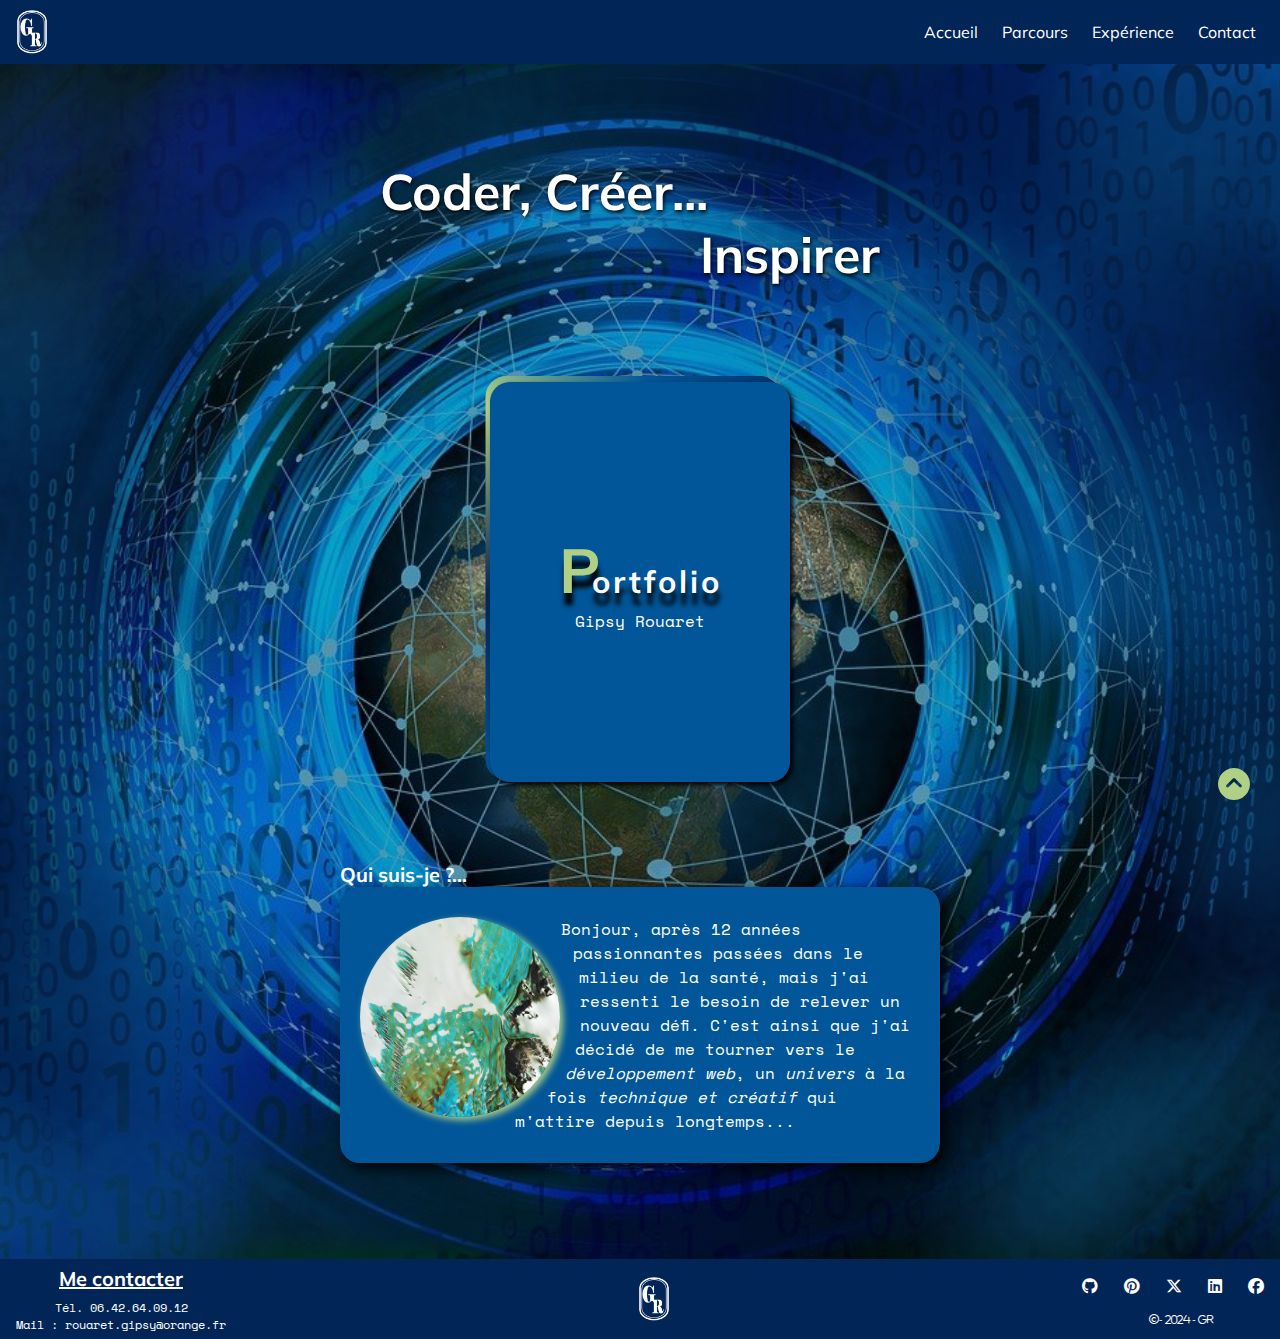
<file: index.html>
<!DOCTYPE html>
<html lang="fr">
<head>
    <meta charset="UTF-8">
    <meta name="viewport" content="width=device-width, initial-scale=1.0">
    <link rel="stylesheet" href="assets/css/all.css">
    <link rel="stylesheet" href="assets/css/style.css">
    <link rel="icon" type="image/png" href="assets/image/accueil.png" sizes="96x96" />
    <script src="assets/javascript/script.js" async></script>

    <title>Portfolio - Accueil</title>
</head>

<body>
    <!-- bouton vers le haut de page -->
    <div class="btn_scroll">
        <i class="fa-solid fa-circle-chevron-up"></i>
    </div>
    <header>
        <!-- --------------Barre de Navigation ---------------------- -->
        <nav>
            <div class="container_barnav">
                <img class="logo" src="assets/image/logo rg.png" alt="Logo">
                <i class="fa-solid fa-bars"></i>
                <ul class="container_menu">
                    <li><a href="./index.html">Accueil</a></li>
                    <li><a href="./index_parcours.html">Parcours</a></li>
                    <li><a href="./index_competences.html">Expérience</a></li>
                    <li><a href="./index_formulaire.html">Contact</a></li>
                </ul>
            </div>
        </nav>
    </header>
    <main>
        <!--  section ACCUEIL-------------------- -->
         <section id="accueil">
            <div class="titles">
                <h1>Coder, Créer...<span>Inspirer</span></h1>
            </div>
            <div class="project">
                <div class="project_content">
                    <h2>Portfolio</h2>
                    <span>Gipsy Rouaret</span>
                </div>
            </div>
            <div class="cardaccueil">
                <h3>Qui suis-je ?...</h3>
                <img src="assets/image/usgs-7XRcZ9fbkRQ-unsplash.jpg" alt="tâche dégradée de vert" class="cercle">
                <p>Bonjour, après 12 années passionnantes passées dans le milieu de la santé, mais j'ai ressenti le besoin de relever un nouveau défi. C'est ainsi que j'ai décidé de me tourner vers le <em>développement web</em>, un <em>univers</em> à la fois <em>technique et créatif</em> qui m'attire depuis longtemps...</p>
            </div>
         </section>
    </main>
    <!--  PIED DE PAGE------------------ -->
    <footer>
        <div class="contact">
            <a href="./index_formulaire.html">
                <h3>Me contacter</h3>
            </a>
            <span>Tél. 06.42.64.09.12</span>
            <span>Mail : rouaret.gipsy@orange.fr</span>
        </div>
        <img class="logo" src="assets/image/logo rg.png" alt="Logo">
        <div class="link">
            <div class="network">
                <a href="https://github.com/" target="_blank"><i class="fa-brands fa-github"></i></a>
                <a href="https://fr.pinterest.com/" target="_blank"><i class="fa-brands fa-pinterest"></i></a>
                <a href="#https://x.com/?lang=fr" target="_blank"><i class="fa-brands fa-x-twitter"></i></a>
                <a href="https://www.linkedin.com/authwall?trk=qf&original_referer=https://www.google.com/&sessionRedirect=https%3A%2F%2Ffr.linkedin.com%2F" target="_blank"><i class="fa-brands fa-linkedin"></i></a>
                <a href="https://www.facebook.com/?locale=fr_FR" target="_blank"><i class="fa-brands fa-facebook"></i></a>
            </div>
            <i class="fa-regular fa-copyright"> - 2024 - GR</i>
        </div>
    </footer>
    

</body>

</html>
</file>
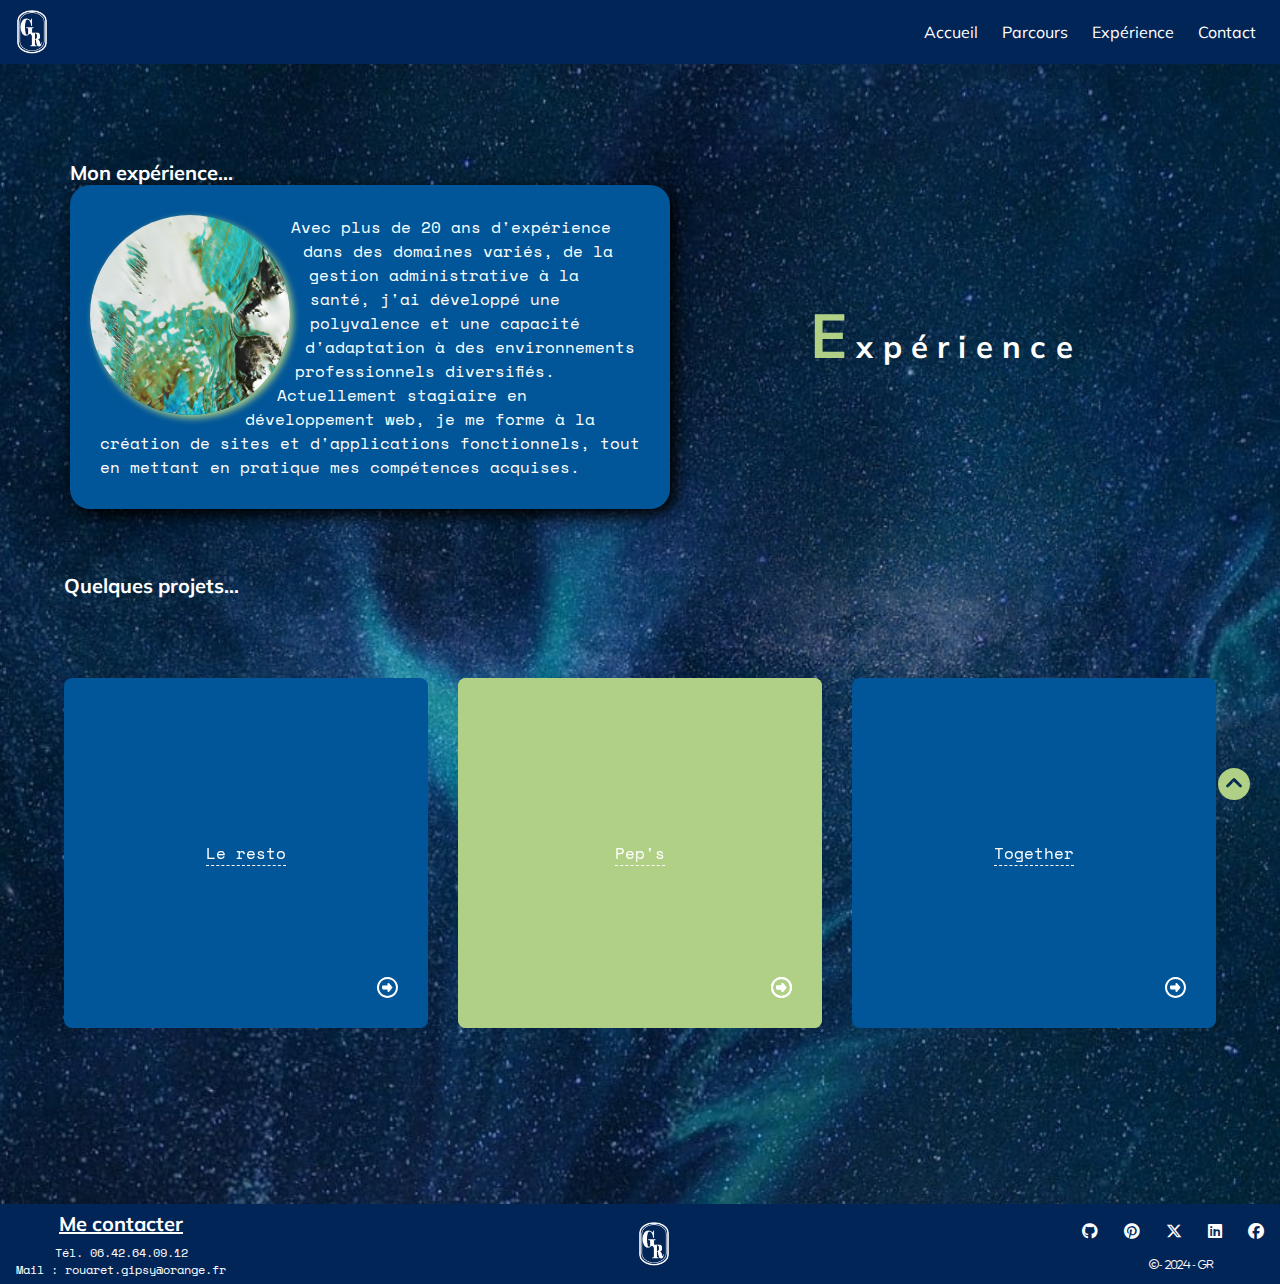
<file: index_competences.html>
<!DOCTYPE html>
<html lang="fr">
<head>
    <meta charset="UTF-8">
    <meta name="viewport" content="width=device-width, initial-scale=1.0">
    <link rel="stylesheet" href="assets/css/all.css">
    <link rel="stylesheet" href="assets/css/style.css">
    <link rel="stylesheet" href="index.html">
    <link rel="stylesheet" href="index_parcours.html">
    <link rel="stylesheet" href="index_formulaire.html">
    <link rel="icon" type="image/png" href="assets/image/mallette.png" sizes="96x96" />
    <script src="assets/javascript/script.js" async></script>

    <title>Portfolio - Expérience</title>
</head>

<body>
    <!-- bouton vers le haut de page -->
    <div class="btn_scroll">
        <i class="fa-solid fa-circle-chevron-up"></i>
    </div>
        <!-- --------------Barre de Navigation ---------------------- -->
    <nav>
        <div class="container_barnav">
            <img src="assets/image/logo rg.png" alt="Logo">
            <i class="fa-solid fa-bars"></i>
            <ul class="container_menu">
                <li><a href="./index.html">Accueil</a></li>
                <li><a href="./index_parcours.html">Parcours</a></li>
                <li><a href="./index_competences.html">Expérience</a></li>
                <li><a href="./index_formulaire.html">Contact</a></li>
            </ul>
        </div>
    </nav>
</header>
<main>
    <!-- section COMPETENCES -->
    <section id="competences">
        <div class="competences">
            <!--  Présentation compétences -->
            <div class="cardcompetences">
                <h3>Mon expérience...</h3>
                <img src="assets/image/usgs-7XRcZ9fbkRQ-unsplash.jpg" alt="tâche dégradée de vert" class="cercle">
                <p>Avec plus de 20 ans d'expérience dans des domaines variés, de la gestion administrative à la santé, j'ai développé une polyvalence et une capacité d'adaptation à des environnements professionnels diversifiés. Actuellement stagiaire en développement web, je me forme à la création de sites et d'applications fonctionnels, tout en mettant en pratique mes compétences acquises.</p>
            </div>
            <div>
                <h2>Expérience</h2>
            </div>
        </div>
    <!--  cartes de Projets -->
    <div class="container">
        <h3>Quelques projets...</h3>
        <div class="card_container">
            <div class="card_wrap">
                <div class="card">
                    <div class="cardfront">
                        <span>Le resto<span>
                        <i class="fa-regular fa-circle-right"></i>
                    </div>
                    <div class="cardback">
                        <a href="https://github.com/Gipsy1403/Projet-Le-Resto"target="_blank">
                            <img src="assets/image/Projet le resto.jpg" alt="Maquette d'un projet pour un restaurant">
                        </a>
                    </div>
                </div>
            </div>
            <div class="card_wrap">
                <div class="card">
                    <div class="cardfront">
                        <div class="cardfront">
                            <span>Pep's</span>
                            <i class="fa-regular fa-circle-right"></i>
                        </div>
                        <div class="cardback">
                            <a href="https://github.com/Gipsy1403/Projet-Together"target="_blank"><img src="assets/image/Projet Together.png" alt="Maquette d'un projet pour une agence de voyage"></a>
                        </div>                        <i class="fa-regular fa-circle-right"></i>
                    </div>
                    <div class="cardback">
                        <a href="https://github.com/Gipsy1403/projet-peps"target="_blank"><img src="assets/image/projet Pep's.jpg" alt="Maquette d'un projet pour une agence" alt="Maquette d'un projet pour un restaurant"></a>
                    </div>
                </div>
            </div>
            <div class="card_wrap">
                <div class="card">
                    <div class="cardfront">
                        <span>Together</span>
                        <i class="fa-regular fa-circle-right"></i>
                    </div>
                    <div class="cardback">
                        <a href="https://github.com/Gipsy1403/Projet-Together"target="_blank"><img src="assets/image/Projet Together.png" alt="Maquette d'un projet pour une agence de voyage"></a>
                    </div>
                </div>
            </div>
        </div>
    </div>
    </section>
</main>
<footer>
    <!--  PIED DE PAGE------------------ -->
    <div class="contact">
        <a href="./index_formulaire.html">
            <h3>Me contacter</h3>
        </a>
        <span>Tél. 06.42.64.09.12</span>
        <span>Mail : rouaret.gipsy@orange.fr</span>
    </div>
    <img src="assets/image/logo rg.png" alt="Logo">
    <div class="link">
        <div class="network">
            <a href="https://github.com/" target="_blank"><i class="fa-brands fa-github"></i></a>
            <a href="https://fr.pinterest.com/" target="_blank"><i class="fa-brands fa-pinterest"></i></a>
            <a href="#https://x.com/?lang=fr" target="_blank"><i class="fa-brands fa-x-twitter"></i></a>
            <a href="https://www.linkedin.com/authwall?trk=qf&original_referer=https://www.google.com/&sessionRedirect=https%3A%2F%2Ffr.linkedin.com%2F" target="_blank"><i class="fa-brands fa-linkedin"></i></a>
            <a href="https://www.facebook.com/?locale=fr_FR" target="_blank"><i class="fa-brands fa-facebook"></i></a>
        </div>
        <i class="fa-regular fa-copyright"> - 2024 - GR</i>
    </div>
</footer>
    

</body>

</html>
</file>
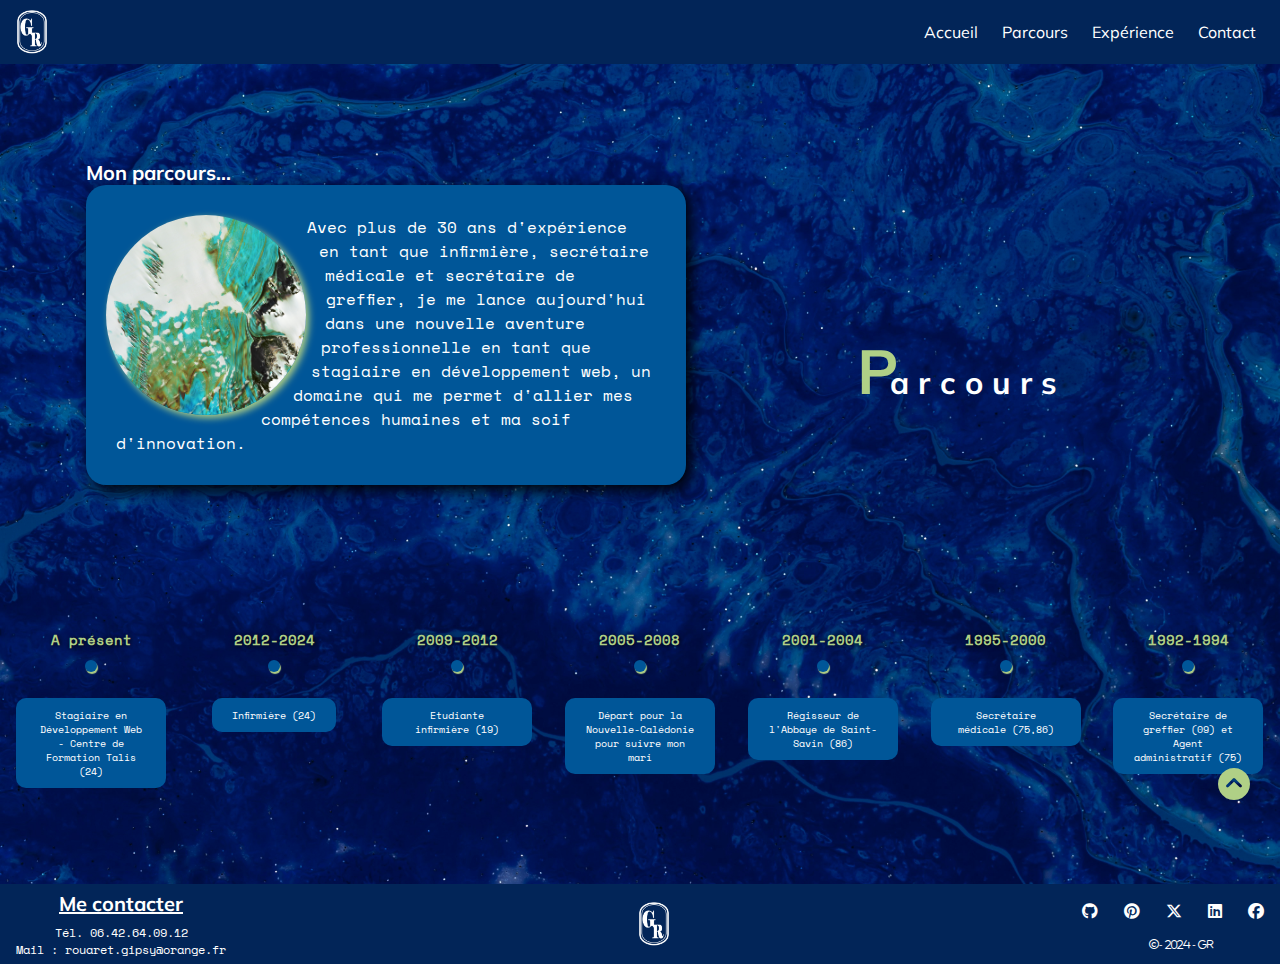
<file: index_parcours.html>
<!DOCTYPE html>
<html lang="fr">
<head>
    <meta charset="UTF-8">
    <meta name="viewport" content="width=device-width, initial-scale=1.0">
    <link rel="stylesheet" href="assets/css/all.css">
    <link rel="stylesheet" href="assets/css/style.css">
    <link rel="stylesheet" href="index.html">
    <link rel="stylesheet" href="index_competences.html">
    <link rel="stylesheet" href="index_formulaire.html">
    <link rel="icon" type="image/png" href="assets/image/itineraire.png" sizes="96x96" />
    <script src="assets/javascript/script.js" async></script>

    <title>Portfolio - Parcours</title>
</head>

<body>
    <!-- bouton vers le haut de page -->
    <div class="btn_scroll">
        <i class="fa-solid fa-circle-chevron-up"></i>
    </div>
        <!-- --------------Barre de Navigation ---------------------- -->
    <nav>
        <div class="container_barnav">
            <img src="assets/image/logo rg.png" alt="Logo">
            <i class="fa-solid fa-bars"></i>
            <ul class="container_menu">
                <li><a href="./index.html">Accueil</a></li>
                <li><a href="./index_parcours.html">Parcours</a></li>
                <li><a href="./index_competences.html">Expérience</a></li>
                <li><a href="./index_formulaire.html">Contact</a></li>
            </ul>
        </div>
    </nav>
</header>
<main>
    <!-- section PARCOURS-------------- -->
    <section id="parcours">
        <div class="parcours">
            <!-- carte mon parcours -->
            <div class="cardparcours">
                <h3>Mon parcours...</h3>
                <img src="assets/image/usgs-7XRcZ9fbkRQ-unsplash.jpg" alt="tâche dégradée de vert" class="cercle">
                <p>Avec plus de 30 ans d'expérience en tant que infirmière, secrétaire médicale et secrétaire de greffier, je me lance aujourd'hui dans une nouvelle aventure professionnelle en tant que stagiaire en développement web, un domaine qui me permet d'allier mes compétences humaines et ma soif d'innovation.</p>
            </div>
            <div>
                <h2>Parcours</h2>
            </div>
        </div>
        <!--  détails du parcours avec échelle de temps------------------->
        <div class="timeline">
            <div class="event">
                <div class="date">A présent</div>
                <div class="point"></div>
                <div class="content">Stagiaire en Développement Web - Centre de Formation Talis (24)</div>
            </div>
            <div class="event">
                <div class="date">2012-2024</div>
                <div class="point"></div>
                <div class="content">Infirmière (24)</div>
            </div>
            <div class="event">
                <div class="date">2009-2012</div>
                <div class="point"></div>
                <div class="content">Etudiante infirmière (19)</div>
            </div>
            <div class="event">
                <div class="date">2005-2008</div>
                <div class="point"></div>
                <div class="content">Départ pour la Nouvelle-Calédonie pour suivre mon mari</div>
            </div>
            <div class="event">
                <div class="date">2001-2004</div>
                <div class="point"></div>
                <div class="content">Régisseur de l'Abbaye de Saint-Savin (86)</div>
            </div>
            <div class="event">
                <div class="date">1995-2000</div>
                <div class="point"></div>
                <div class="content">Secrétaire médicale (75,86)</div>
            </div>
            <div class="event">
                <div class="date">1992-1994</div>
                <div class="point"></div>
                <div class="content">Secrétaire de greffier (09) et Agent administratif (75)</div>
            </div>
        </div>
    </section>
</main>
    <!--  PIED DE PAGE------------------ -->
<footer>
    <div class="contact">
        <a href="./index_formulaire.html">
            <h3>Me contacter</h3>
        </a>
        <span>Tél. 06.42.64.09.12</span>
        <span>Mail : rouaret.gipsy@orange.fr</span>
    </div>
    <img src="assets/image/logo rg.png" alt="Logo">
    <div class="link">
        <div class="network">
            <a href="https://github.com/" target="_blank"><i class="fa-brands fa-github"></i></a>
            <a href="https://fr.pinterest.com/" target="_blank"><i class="fa-brands fa-pinterest"></i></a>
            <a href="#https://x.com/?lang=fr" target="_blank"><i class="fa-brands fa-x-twitter"></i></a>
            <a href="https://www.linkedin.com/authwall?trk=qf&original_referer=https://www.google.com/&sessionRedirect=https%3A%2F%2Ffr.linkedin.com%2F" target="_blank"><i class="fa-brands fa-linkedin"></i></a>
            <a href="https://www.facebook.com/?locale=fr_FR" target="_blank"><i class="fa-brands fa-facebook"></i></a>
        </div>
        <i class="fa-regular fa-copyright"> - 2024 - GR</i>
    </div>
</footer>
</body>

</html>
</file>
<file: assets/css/style.css>
@charset "UTF-8";
* {
  margin: 0px;
  padding: 0px;
  text-decoration: none;
  list-style: none;
  box-sizing: border-box;
  color: white;
}
* a {
  color: white;
}

body {
  font-family: spacemono;
  background-color: #022558;
}
body h1, body h2, body h3, body h4 {
  font-family: mulish;
  font-weight: bold;
}
body h1 {
  font-size: 3.125em;
}
body h2 {
  font-size: 1.938em;
}
body h3 {
  font-size: 1.25em;
}
body .btn_scroll {
  display: flex;
  justify-content: center;
  align-items: center;
  position: fixed;
  right: 30px;
  bottom: 100px;
  cursor: pointer;
}
body .btn_scroll .fa-circle-chevron-up {
  color: #b0d086;
  font-size: 2em;
}

@font-face {
  font-family: mulish;
  src: url(../font/Mulish/Mulish-VariableFont_wght.ttf);
}
@font-face {
  font-family: spacemono;
  src: url(../font/Space_Mono/SpaceMono-Regular.ttf);
}
nav {
  display: flex;
  justify-content: center;
  align-items: center;
  width: 100%;
  height: 4rem;
  position: relative;
  background-color: #022558;
}

.container_barnav {
  display: flex;
  justify-content: space-between;
  align-items: center;
  width: 100%;
}
.container_barnav img {
  width: 2rem;
  margin-left: 1rem;
}
.container_barnav .fa-bars {
  display: none;
  font-size: 2rem;
}

.container_menu {
  display: flex;
  justify-content: flex-end;
}
.container_menu li {
  margin-right: 1.5rem;
  font-family: mulish;
}

#accueil {
  background-image: url(../image/image\ terre\ bleu\ clair\ attenuée.png);
  background-position: center;
  background-size: cover;
  display: flex;
  justify-content: center;
  align-items: center;
  flex-direction: column;
}

.titles h1 {
  display: flex;
  flex-direction: column;
  transform: translateX(-6rem);
  padding: 6rem 0;
  text-shadow: 1px 2px 4px black;
}
.titles h1 span {
  transform: translateX(20rem);
}

.project {
  width: 300px;
  height: 400px;
  transform: translateX(-150%);
  margin-bottom: 5rem;
  position: relative;
  z-index: 0;
}
.project .project_content {
  background-color: #005698;
  width: 100%;
  height: 100%;
  border-radius: 20px;
  box-shadow: 3px 3px 5px black;
  position: absolute;
  display: flex;
  flex-direction: column;
  justify-content: center;
  align-items: center;
}
.project .project_content h2 {
  text-shadow: 1px 12px 5px black;
  letter-spacing: 3px;
}
.project .project_content h2::first-letter {
  font-size: 2em;
  color: #b0d086;
  letter-spacing: -8px;
}

.project_content::before, .project_content::after {
  content: "";
  position: absolute;
  z-index: -1;
  width: 74%;
  height: 90%;
  top: 0;
  left: 0;
  transform: scale(1.03);
  padding: 1rem 2rem;
  background: linear-gradient(45deg, #005698, #022558, #b0d086, #005698, #022558, #b0d086, #005698, #022558, #b0d086, #005698, #022558);
  border-radius: 20px;
  animation: 20s animation infinite;
  background-size: 500%;
}

@keyframes animation {
  0% {
    background-position: 0 0;
  }
  50% {
    background-position: 300% 0;
  }
  100% {
    background-position: 0 0;
  }
}
.cardaccueil {
  max-width: 600px;
  border-radius: 10%;
  margin: auto;
  transform: translateX(50%);
  padding-bottom: 6rem;
}
.cardaccueil p {
  background-color: #005698;
  border-radius: 20px;
  padding: 30px;
  width: 100%;
  box-shadow: 5px 5px 15px black;
}
.cardaccueil img {
  width: 200px;
  height: 200px;
  object-fit: cover;
  border-radius: 50%;
  float: left;
  shape-outside: margin-box;
  margin: 30px 20px 5px 20px;
  box-shadow: 3px 3px 7px #b0d086;
}

footer {
  display: flex;
  justify-content: space-between;
  align-items: center;
  height: 5rem;
  background-color: #022558;
}
footer .contact {
  margin-left: 1rem;
}
footer .contact span {
  font-size: 12px;
  display: block;
}
footer h3 {
  margin-bottom: 0.5rem;
  text-decoration: underline;
}

img {
  width: 2rem;
}

.fa-copyright {
  font-size: 10px;
  display: flex;
  justify-content: center;
  margin-top: 1rem;
}

.network a {
  margin-right: 1rem;
}

#parcours {
  background-image: url(../image/pawel-czerwinski-g0eRErPBoTA-unsplash.jpg);
  background-position: center;
  background-size: cover;
  padding: 6rem 0;
}

.parcours {
  display: flex;
  justify-content: space-around;
  align-items: center;
  width: 90%;
}
.parcours h2 {
  letter-spacing: 0.3em;
}
.parcours h2::first-letter {
  font-size: 2em;
  letter-spacing: -8px;
  color: #b0d086;
}

.cardparcours {
  max-width: 600px;
  border-radius: 10%;
  padding-bottom: 6rem;
}
.cardparcours p {
  background-color: #005698;
  border-radius: 20px;
  padding: 30px;
  width: 100%;
  box-shadow: 5px 5px 15px black;
}
.cardparcours img {
  width: 200px;
  height: 200px;
  object-fit: cover;
  border-radius: 50%;
  float: left;
  shape-outside: margin-box;
  margin: 30px 20px 5px 20px;
  box-shadow: 3px 3px 7px #b0d086;
}

.cardparcours::after {
  content: "";
  display: block;
  clear: block;
}

.timeline {
  display: flex;
  justify-content: space-around;
  align-items: flex-start;
  flex-wrap: wrap;
  margin-top: 3rem;
}
.timeline .event {
  display: flex;
  flex-direction: column;
  align-items: center;
  width: 150px;
}
.timeline .event .date {
  font-weight: bold;
  color: #b0d086;
  font-size: 14px;
  margin-bottom: 10px;
  text-shadow: 1px 1px 5px black;
}
.timeline .event .content {
  text-align: center;
  background: #005698;
  padding: 10px 20px;
  border-radius: 10px;
  font-size: 0.6em;
  margin-top: 1rem;
}
.timeline .event .point {
  width: 12px;
  height: 12px;
  background-color: #005698;
  box-shadow: 1px 2px 1px #b0d086;
  border-radius: 50%;
  margin-bottom: 10px;
}

.event:hover .point {
  transform: scale(1.5);
  background-color: #b0d086;
  box-shadow: 1px 2px 1px #022558;
}
.event:hover .date {
  font-size: 1em;
}

.timeline .content:hover {
  background-color: #022558;
  font-size: 0.7em;
  box-shadow: 1px 2px 1px #b0d086;
}

#competences {
  background-image: url(../image/space-7273891_1280.jpg);
  background-position: center;
  background-size: cover;
  padding: 6rem 0;
}

.competences {
  display: flex;
  justify-content: space-around;
  align-items: center;
  width: 90%;
}
.competences h2 {
  letter-spacing: 0.3em;
}
.competences h2::first-letter {
  font-size: 2em;
  color: #b0d086;
}

.cardcompetences {
  max-width: 600px;
  border-radius: 10%;
  box-shadow: 5px 5px 15px rgba(0, 0, 0, 0.3);
}
.cardcompetences p {
  background-color: #005698;
  border-radius: 20px;
  padding: 30px;
  width: 100%;
  box-shadow: 5px 5px 15px black;
}
.cardcompetences img {
  width: 200px;
  height: 200px;
  object-fit: cover;
  border-radius: 50%;
  float: left;
  shape-outside: margin-box;
  margin: 30px 20px 5px 20px;
  box-shadow: 3px 3px 7px #b0d086;
}

.cardcompetences::after {
  content: "";
  display: block;
  clear: block;
}

.container {
  width: 90%;
  max-width: 1400px;
  margin: auto;
  margin-top: 4rem;
}
.container span {
  border-bottom: 1px dashed white;
}

.card_container {
  display: grid;
  grid-template-columns: repeat(auto-fill, minmax(350px, 1fr));
  grid-gap: 30px;
  margin: 80px 0;
}

.cardback img {
  width: 300px;
  height: 300px;
  max-width: 300px;
  box-shadow: 20px 20px 20px rgb(10, 21, 34);
  transition: all 0.3s linear;
  border-radius: 50%;
  object-fit: cover;
  border: 1px solid white;
}
.cardback img:active {
  transform: translate(5px, 5px);
  box-shadow: 0px 0px 0px;
}

.card_wrap {
  position: relative;
  min-height: 350px;
  perspective: 2000px;
  perspective-origin: top;
}

.card_wrap:hover .card {
  transform: rotateY(180deg);
}

.card {
  position: relative;
  height: 100%;
  transform-style: preserve-3d;
  transition: transform 0.8s cubic-bezier(0.86, 0, 0.07, 1);
}

.cardfront, .cardback {
  position: absolute;
  height: 100%;
  width: 100%;
  padding: 30px;
  border-radius: 8px;
  backface-visibility: hidden;
  -webkit-backface-visibility: hidden;
}

.cardfront {
  background-color: #005698;
  display: flex;
  justify-content: center;
  align-items: center;
}
.cardfront .fa-circle-right {
  position: absolute;
  right: 30px;
  bottom: 30px;
  font-size: 1.3em;
  color: white;
}

.card_wrap:nth-child(even) .cardfront {
  background-color: #b0d086;
}

.cardback {
  background: rgb(2, 37, 88);
  background: linear-gradient(230deg, rgb(2, 37, 88) 27%, rgb(176, 208, 134) 90%);
  transform: rotateY(180deg);
  display: flex;
  justify-content: center;
  align-items: center;
}

.card_wrap:nth-child(even) .cardback {
  background-color: #005698;
}

#contact {
  background-image: url(../image/hakon-sataoen-NU8T8LHaeiA-unsplash.jpg);
  background-position: center;
  background-size: cover;
  display: flex;
  justify-content: center;
  align-items: center;
  width: 100%;
  padding: 6rem 0;
}

.contact {
  display: flex;
  flex-direction: column;
  justify-content: center;
  align-items: center;
}
.contact p {
  width: 60%;
  text-align: center;
  margin-bottom: 3rem;
}

.card_contact {
  display: flex;
  justify-content: center;
  align-items: center;
  width: 50%;
  height: 100%;
  margin-bottom: 4rem;
}
.card_contact img {
  width: 150px;
  height: 150px;
  border-radius: 50%;
  box-shadow: 0 2px 7px #b0d086;
}
.card_contact h2 {
  transform: translateX(-40%);
  text-shadow: 2px 3px 2px black;
  letter-spacing: 0.3em;
}

.card_details {
  display: flex;
  justify-content: center;
  align-items: center;
  width: 40%;
  background-color: #b0d086;
  border-radius: 10px;
  margin-bottom: 6rem;
}

.details {
  display: flex;
  flex-direction: column;
  align-items: center;
  background-color: #022558;
  border-radius: 10px;
  padding: 2rem;
  width: 80%;
  height: 100%;
  margin: 2rem 0;
}
.details .myname {
  font-weight: bold;
  font-family: mulish;
  font-size: 1.2em;
}
.details span {
  margin-bottom: 1rem;
  font-size: 0.8em;
  text-align: center;
}
.details img {
  margin-bottom: 2rem;
}

.form {
  width: 50%;
  display: flex;
  justify-content: center;
  align-items: center;
}

.form_background {
  background: rgb(2, 37, 88);
  background: linear-gradient(230deg, rgb(2, 37, 88) 27%, rgb(176, 208, 134) 90%);
  padding: 5rem;
  border-radius: 20px;
  width: 80%;
}

.name_prenom {
  display: flex;
  width: 100%;
}

.name_prenom p:not(:last-child) {
  padding-right: 1rem;
}

.content_form {
  background-color: rgba(176, 208, 134, 0.79);
  padding: 0.5rem 0;
  margin: 1rem;
  border-radius: 20px;
  border: 3px solid #b0d086;
  width: 100%;
}

.btn_form {
  width: 30%;
  display: block;
  margin: auto;
  font-weight: bold;
  text-transform: uppercase;
  transition: 0.5s;
  background-size: 200% auto;
  box-shadow: 0 0 10px #eee;
  border-radius: 10px;
  background-image: linear-gradient(to right, #022558 0%, #005698 51%, #b0d086 100%);
  font-family: mulish;
  cursor: pointer;
  transition: all 0.3s linear;
}

.btn_form:hover {
  background-position: right center;
  color: #fff;
  box-shadow: 10px 5px 5px black;
}

.btn_form:active {
  transform: translate(5px, 5px);
  box-shadow: 0px 0px 0px;
}

@media screen and (max-width: 1550px) {
  .cardaccueil {
    transform: translateX(0%);
  }
  .form {
    width: 100%;
  }
  .card_details {
    width: 70%;
  }
}
@media screen and (max-width: 1300px) {
  .project {
    transform: translateX(0%);
  }
}
@media screen and (max-width: 1200px) {
  .parcours {
    flex-direction: column-reverse;
  }
  .parcours span {
    margin-bottom: 5rem;
  }
  h2 {
    margin-bottom: 5rem;
  }
  .competences {
    flex-direction: column-reverse;
  }
  .competences h2 {
    margin-bottom: 5rem;
  }
  #contact {
    flex-direction: column;
  }
}
@media screen and (max-width: 800px) {
  .form_background {
    padding: 1rem;
  }
  .name_prenom {
    flex-direction: column;
  }
  .content_form {
    width: 80%;
  }
  .btn_form {
    width: 30%;
  }
}
@media screen and (max-width: 700px) {
  .container_barnav .fa-bars {
    display: block;
    margin-right: 2rem;
  }
  .container_barnav:hover ul {
    display: block;
    position: absolute;
    top: 60px;
    right: 0;
  }
  .container_menu {
    display: none;
  }
  .container_menu li {
    padding: 0.5rem;
    text-align: end;
  }
  .container_menu a {
    position: relative;
    color: white;
    display: flex;
    justify-content: flex-end;
    align-items: center;
    height: 40px;
    width: 150px;
    padding-right: 10px;
    overflow: hidden;
    z-index: 0;
  }
  .container_menu a::before {
    content: "";
    position: absolute;
    right: 0px;
    left: 140px;
    width: 100%;
    height: 100%;
    background: rgb(2, 37, 88);
    background: linear-gradient(45deg, rgb(2, 37, 88) 27%, rgb(176, 208, 134) 90%);
    border-radius: 50% 0 0 50%;
    transition: all 1s;
    z-index: -1;
  }
  .container_menu a:hover::before {
    left: 0;
    border-radius: 70% 1% 0 1%;
    border: 1px solid rgb(176, 208, 134);
  }
  .titles {
    text-align: center;
  }
  .titles h1 {
    transform: translateX(0rem);
  }
  .titles h1 span {
    transform: translateX(0rem);
  }
  .parcours {
    margin: auto;
  }
  .competences {
    margin: auto;
  }
  .competences h2 {
    letter-spacing: 0;
  }
  .card_contact img, h2 {
    width: 100%;
  }
  footer {
    display: flex;
    flex-direction: column;
    gap: 15px;
  }
}
@media screen and (max-width: 490px) {
  .btn_form {
    font-size: 0.5em;
  }
}
@media screen and (max-width: 350px) {
  .timeline {
    flex-direction: column;
    align-items: center;
  }
  .timeline .event {
    width: 100%;
    margin-bottom: 15px;
  }
  .timeline .event .date {
    font-size: 12px;
    margin-bottom: 5px;
  }
  .timeline .event .content {
    font-size: 10px;
    padding: 8px 15px;
  }
  .timeline .event .point {
    width: 10px;
    height: 10px;
  }
}

/*# sourceMappingURL=style.css.map */
</file>
